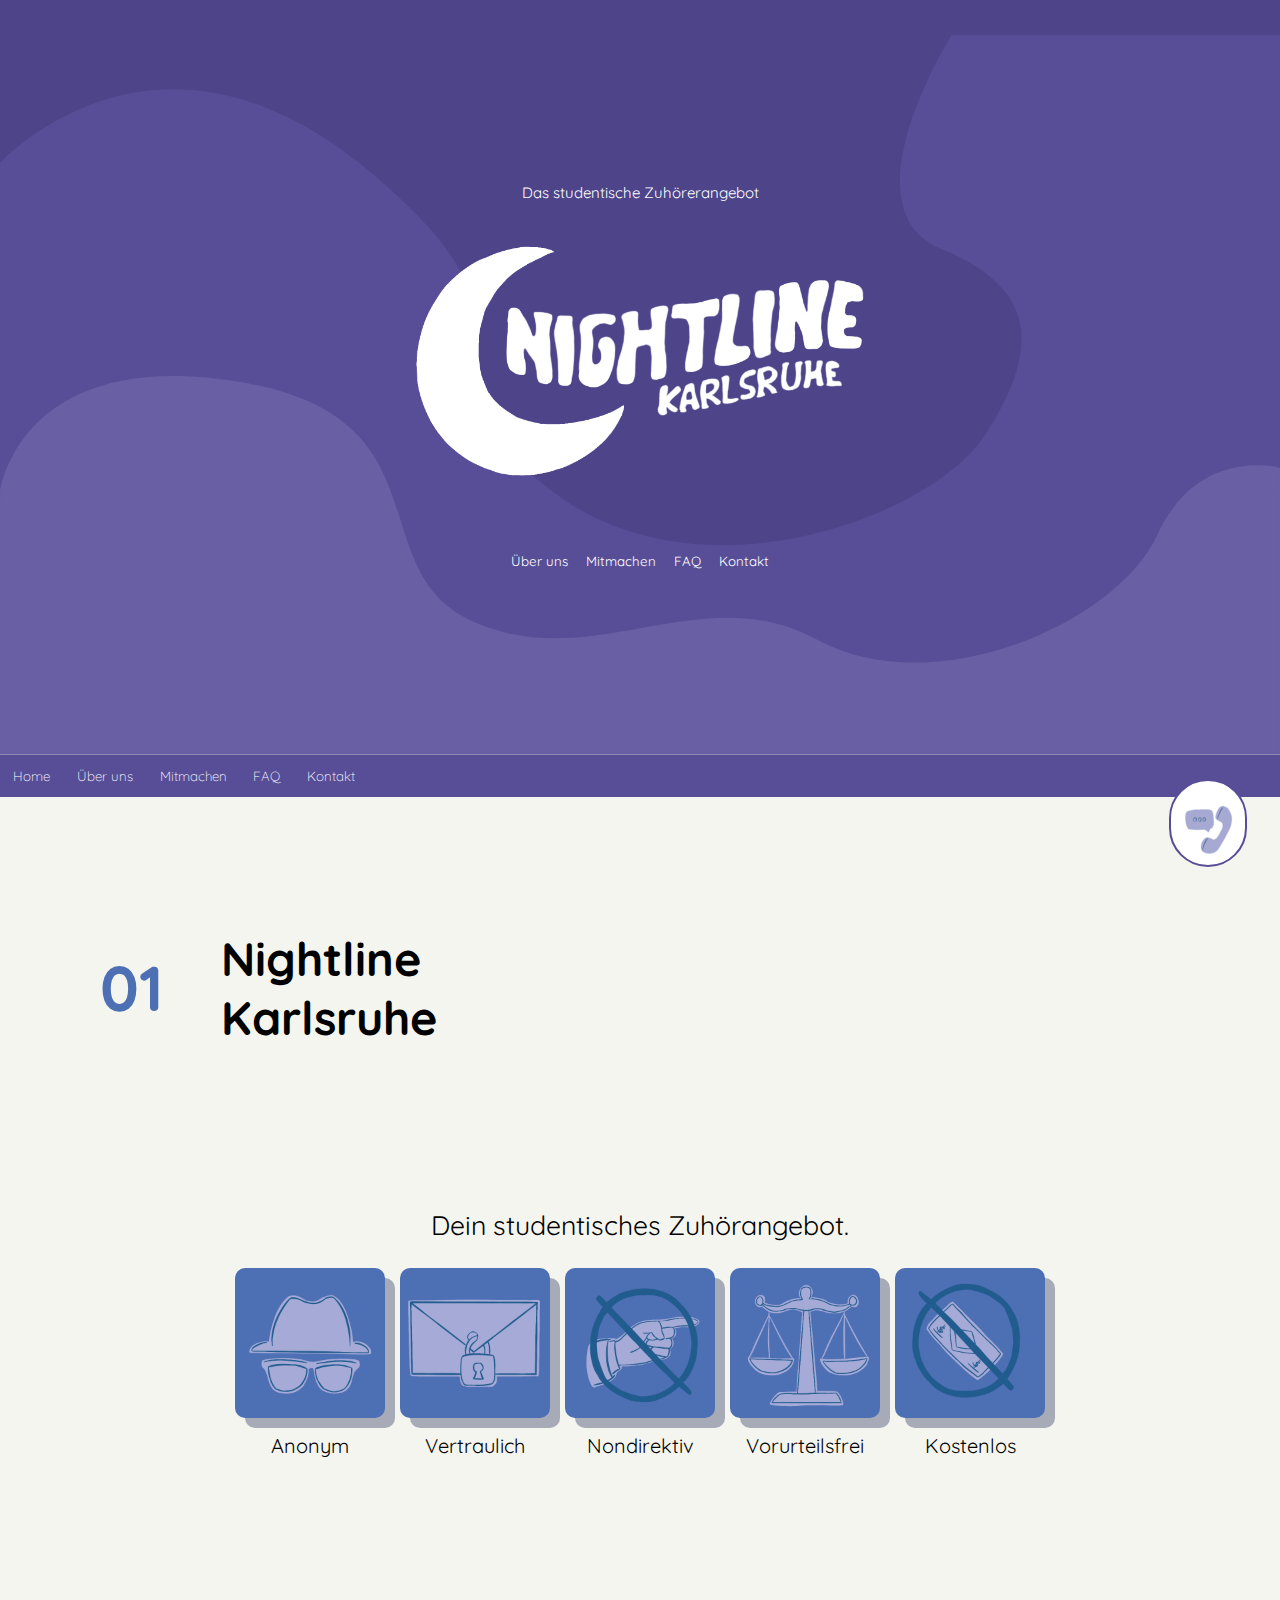
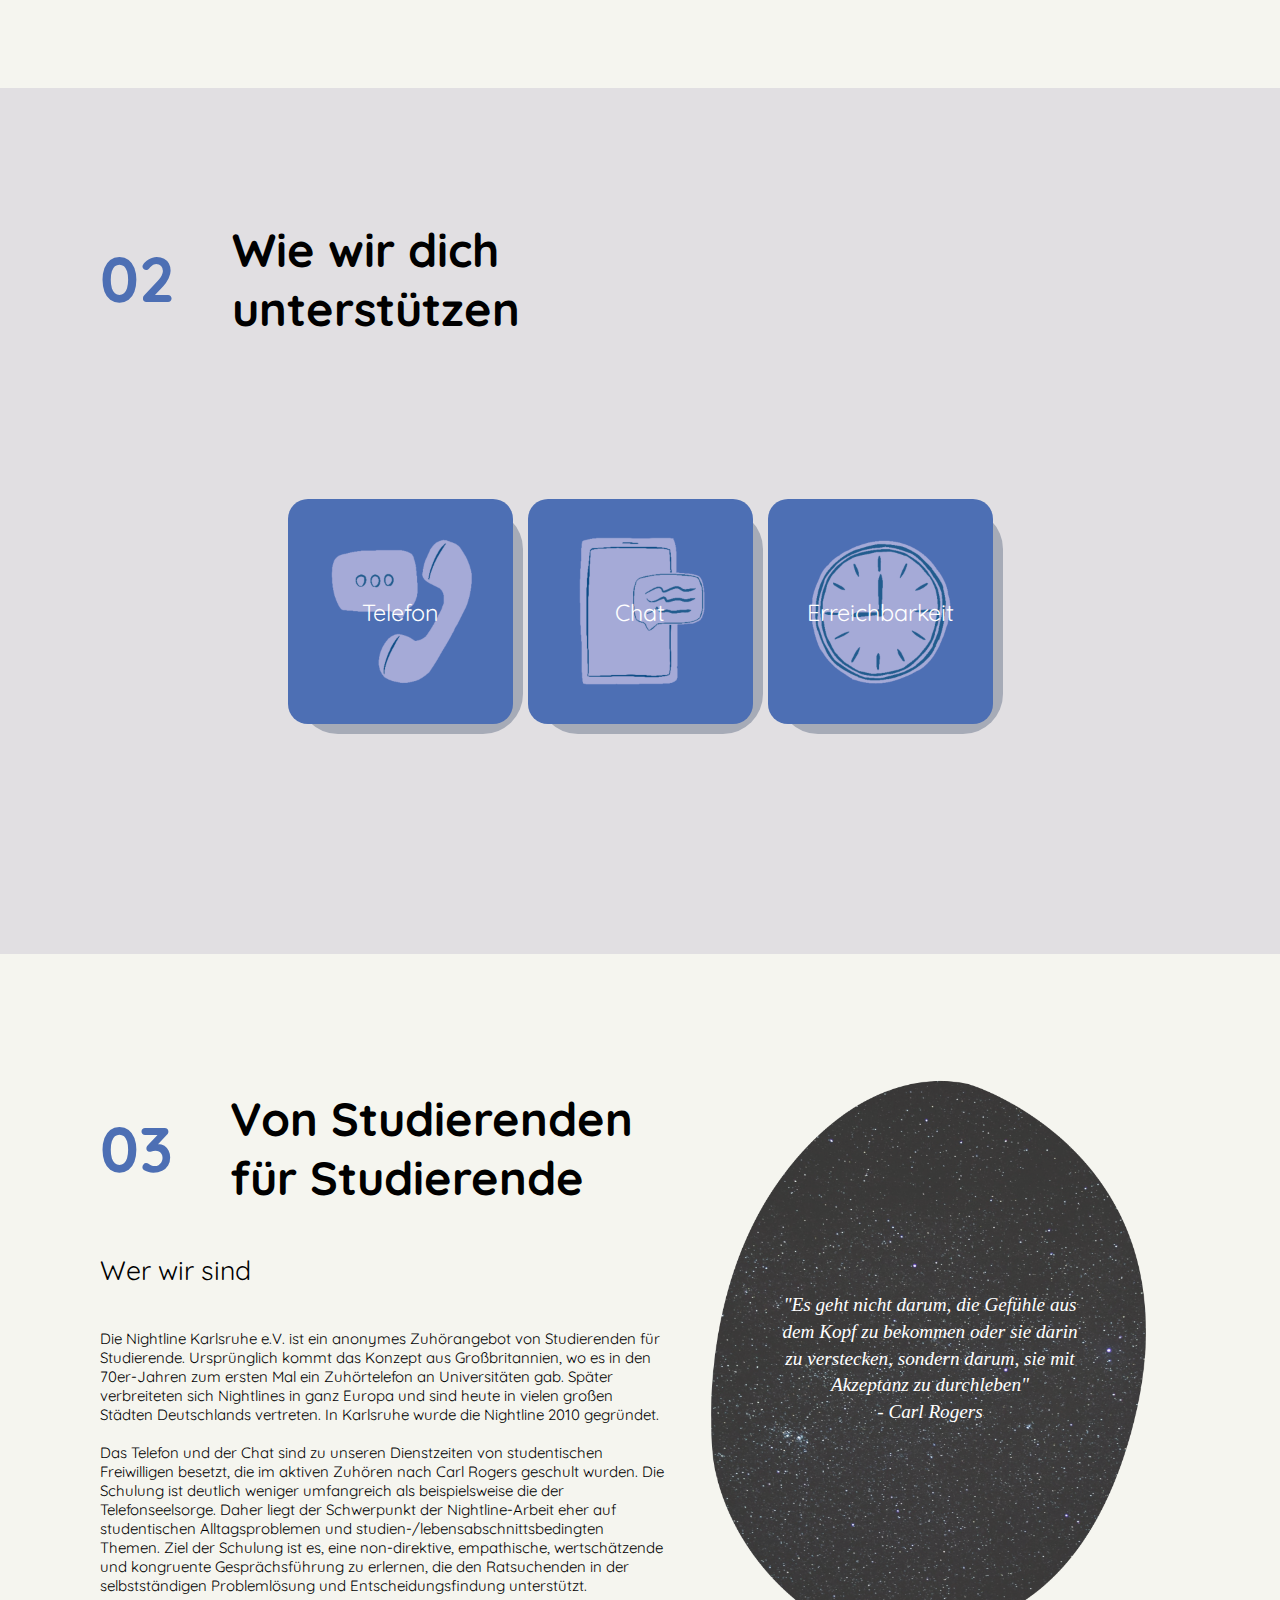
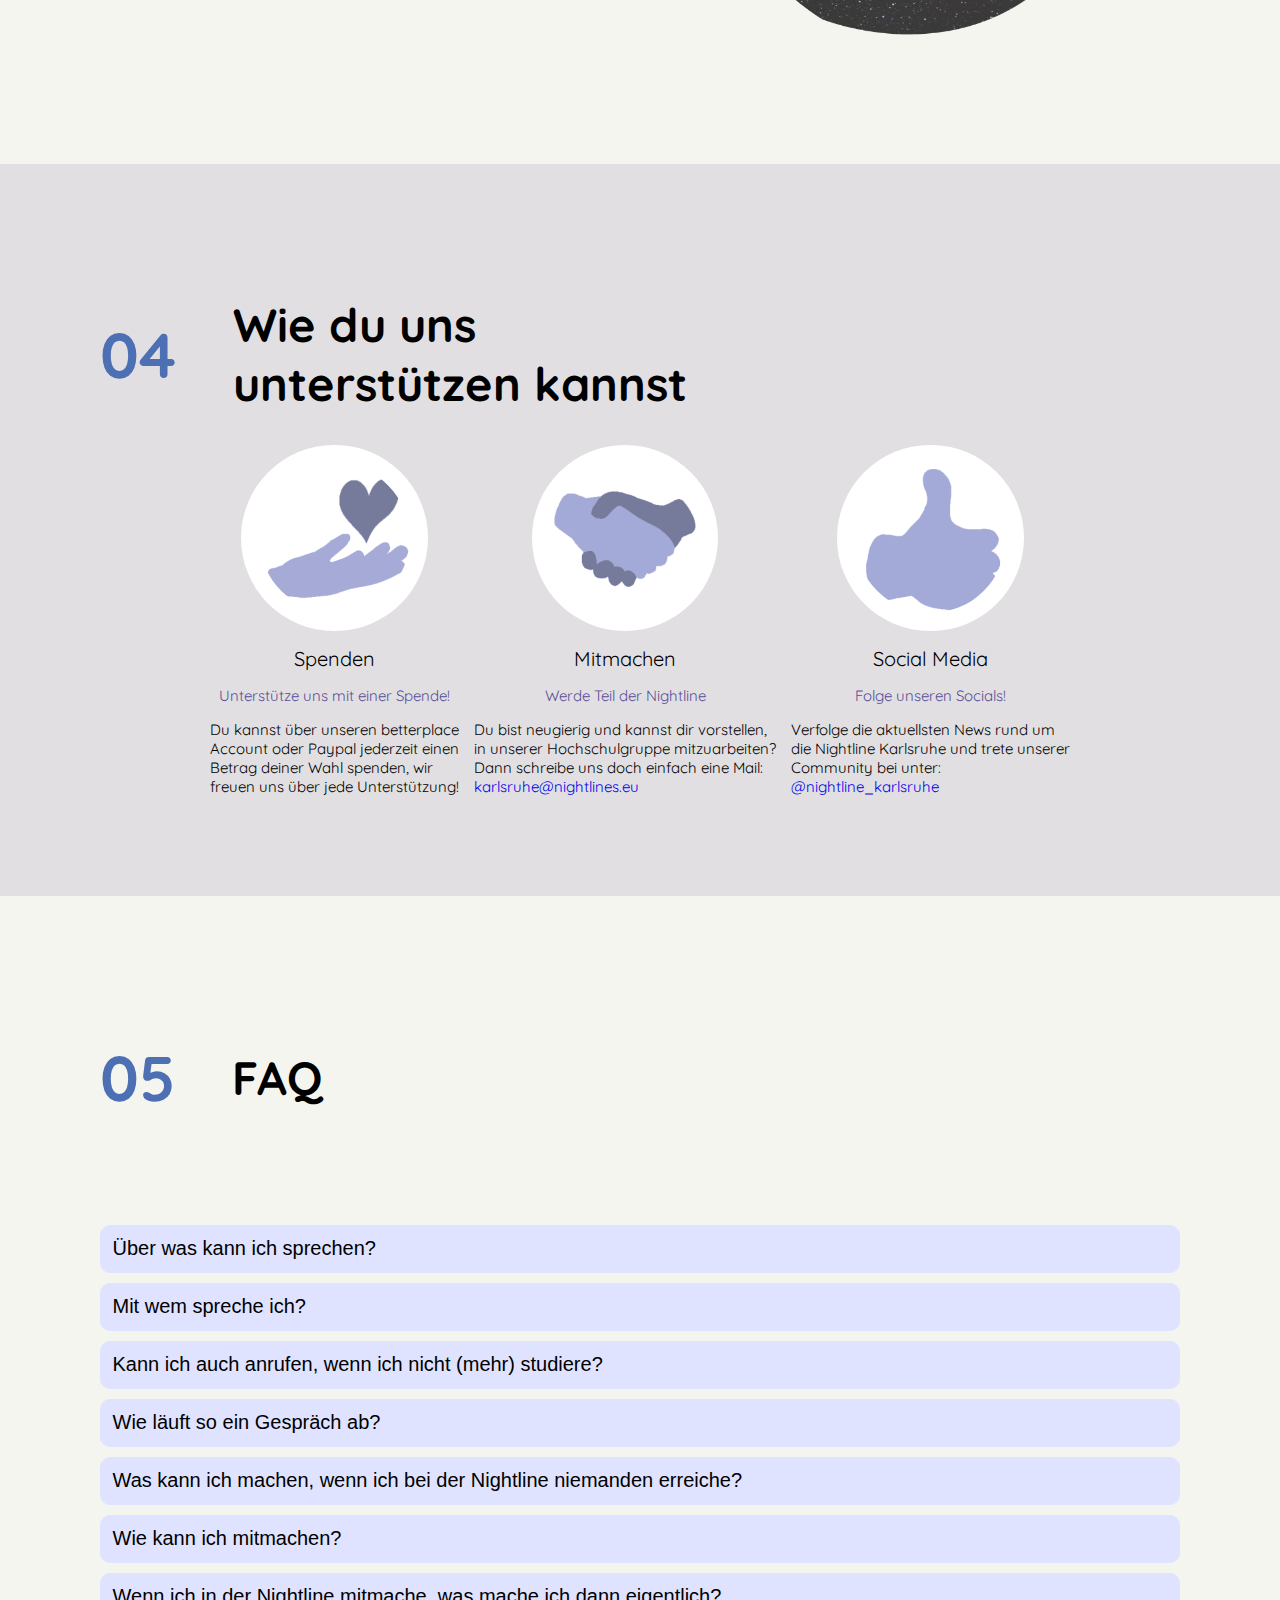
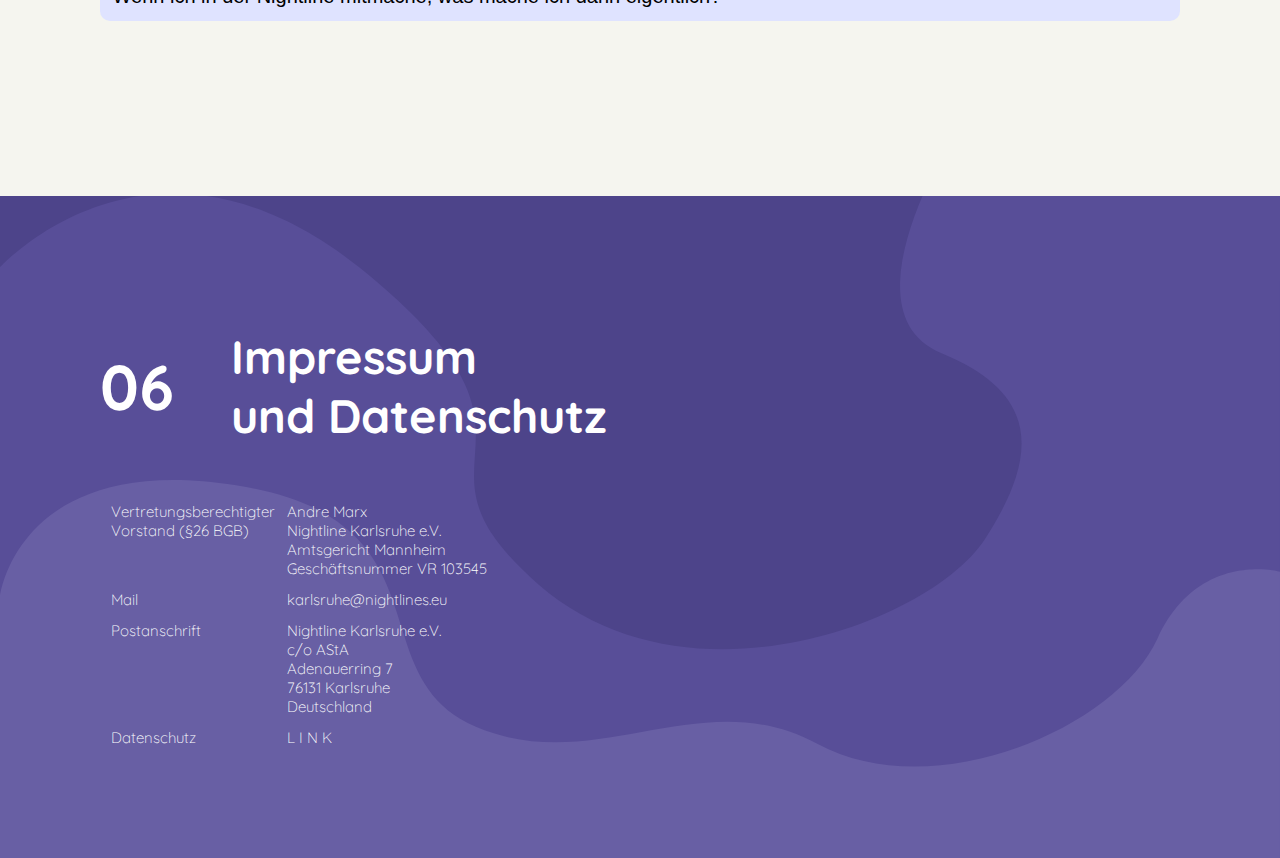
<file: index.html>
<!DOCTYPE html>
<html>
    <head>
        <title>Nightline Karlsruhe</title>
        <meta charset="utf-8">
        <meta name="viewport" content="width=device-width, initial-scale=1.0">
        <link rel="stylesheet" href="assets/css/index.css">
        <link href='https://fonts.googleapis.com/css?family=Quicksand' rel='stylesheet'>
    </head>
    <body style="font-family:Quicksand">
        <a name="home" id="home"><strong></strong></a>
        <div class="landing_page" id="landing_page">
            <div class="vert-main-flex-container">
                <div class="sponsor-flex-container">
                    <div class="sponsor-flex-item">Das studentische Zuhörerangebot</div>
                </div>
                <img src="assets/img/logo.png" class="logo" alt="Logo">
                <div class="nav-container">
                    <a class="nav-item" href="#about-us" id="about-us-id">Über uns</a>
                    <a class="nav-item" href="#support" id="support-id">Mitmachen</a>
                    <a class="nav-item" href="#qna" id="qna-id">FAQ</a>
                    <a class="nav-item" href="#contact" id="contact-id">Kontakt</a>
                </div>
            </div>
        </div>
        <div class="top-contact-bubble d-flex justify-content-center">
            <input type="checkbox" id="expend"/>
            <div class="expended-content">
                <a href="tel:072175406646">0721 75406646</a><br>
                <a href="https://nightline-karlsruhe.de/chat">Hier zum Chat</a>
            </div>
		<label for="expend">
			<img src="assets/img/phone_text_small.png" style='height: 100%; width: 100%; object-fit: contain' alt="Telephone">

		</label>
        </div>
        <div class="topnav d-flex justify-content-center">
            <a href="#home" id="home-top">Home</a>
            <a href="#about-us" id="about-us-top-id">Über uns</a>
            <a href="#support" id="support-top-id">Mitmachen</a>
            <a href="#qna" id="qna-top-id">FAQ</a>
            <a href="#contact" id="contact-top-id">Kontakt</a>
        </div>
        <div class="page-lightgrey">
            <div class="page-header">
                <h1 class="page-number">01</h1>
                <h1 class="page-heading">Nightline<br>Karlsruhe</h1>
            </div>
            <div class="vert-main-flex-container">
                <div class="about-us-caption">Dein studentisches Zuhörangebot.</div>
                <div class="vert-flex-item">
                    <div class="hori-flex-container">
                        <div class="vert-item-flex-container">
                            <img src="assets/img/detectice.png" class="item-image" alt="Detective">
                            <div class="item-caption">Anonym</div>
                        </div>
                        <div class="vert-item-flex-container">
                            <img src="assets/img/letter.png" class="item-image" alt="Letter">
                            <div class="item-caption">Vertraulich</div>
                        </div>
                        <div class="vert-item-flex-container">
                            <img src="assets/img/pointy.png" class="item-image" alt="Pointy">
                            <div class="item-caption">Nondirektiv</div>
                        </div>
                        <div class="vert-item-flex-container">
                            <img src="assets/img/scale.png" class="item-image" alt="Scale">
                            <div class="item-caption">Vorurteilsfrei</div>
                        </div>
                        <div class="vert-item-flex-container">
                            <img src="assets/img/money.png" class="item-image" alt="Money">
                            <div class="item-caption">Kostenlos</div>
                        </div>
                    </div>
                </div>
            </div>
        </div>
        <div class="page-grey">
            <div class="page-header">
                <h1 class="page-number">02</h1>
                <h1 class="page-heading">Wie wir dich<br>unterstützen</h1>
            </div>
            <div class="vert-main-flex-container">
                <div class="vert-flex-item">
                    <div class="hori-flex-container">
                        <div class="vert-item-flex-container-page-2">
                            <img src="assets/img/phone-text.png" class="item-image-page-2" alt="Telephone">
                            <div class="item-caption-page-2">Telefon</div>
                            <div class="item-caption-page-2-hover">Du kannst uns <b>anrufen</b>...</div>
                        </div>
                        <div class="vert-item-flex-container-page-2">
                            <img src="assets/img/handy-text.png" class="item-image-page-2" alt="Smartphone">
                            <div class="item-caption-page-2">Chat</div>
                            <div class="item-caption-page-2-hover">...oder mit uns <b>chatten</b>!</div>
                        </div>
                        <div class="vert-item-flex-container-page-2">
                            <img src="assets/img/clock.png" class="item-image-page-2" alt="Clock">
	            <div class="item-caption-page-2">Erreichbarkeit</div>
                            <div class="item-caption-page-2-hover"> Immer <b>Mittwochs und</b><br><b>Sonntags</b><br>von 21 bis 24 Uhr</div>
                        </div>
                    </div>
                </div>
            </div>
        </div>
        <a name="about-us" id="about-us"><strong></strong></a>
        <div class="page-lightgrey">
            <div class="hori-flex-container-about-us">
                <div class ="vert-text-flex-container-about-us">
                    <div class="page-header">
                        <h1 class="page-number">03</h1>
                        <h1 class="page-heading">Von Studierenden<br>für Studierende</h1>
                    </div>
                    <div class="about-us-caption">Wer wir sind</div>
                    <div class="about-us-text">
                        Die Nightline Karlsruhe e.V. ist ein anonymes Zuhörangebot von Studierenden für Studierende. Ursprünglich kommt das Konzept aus Großbritannien, wo es in den 70er-Jahren zum ersten Mal ein Zuhörtelefon an Universitäten gab. Später verbreiteten sich Nightlines in ganz Europa und sind heute in vielen großen Städten Deutschlands vertreten. In Karlsruhe wurde die Nightline 2010 gegründet.<br><br>Das Telefon und der Chat sind zu unseren Dienstzeiten von studentischen Freiwilligen besetzt, die im aktiven Zuhören nach Carl Rogers geschult wurden. Die Schulung ist deutlich weniger umfangreich als beispielsweise die der Telefonseelsorge. Daher liegt der Schwerpunkt der Nightline-Arbeit eher auf studentischen Alltagsproblemen und studien-/lebensabschnittsbedingten Themen. Ziel der Schulung ist es, eine non-direktive, empathische, wertschätzende und kongruente Gesprächsführung zu erlernen, die den Ratsuchenden in der selbstständigen Problemlösung und Entscheidungsfindung unterstützt.
                    </div>
                </div>
                <div class="vert-item-flex-container-about-us">
                    <img src="assets/img/night-sky.png" class="about-us-image" alt="Night">
                    <div class="about-us-quote">"Es geht nicht darum, die Gefühle aus<br>dem Kopf zu bekommen oder sie darin<br>zu verstecken, sondern darum, sie mit<br>Akzeptanz zu durchleben"<br>- Carl Rogers</div>
                </div>
            </div>
        </div>
        <a name="support" id="support"><strong></strong></a>
        <div class="page-grey">
            <div class="page-header">
                <h1 class="page-number">04</h1>
                <h1 class="page-heading">Wie du uns<br>unterstützen kannst</h1>
            </div>
            <div class="vert-flex-item">
                <div class="hori-flex-container">
                    <div class="vert-item-flex-container">
                        <img src="assets/img/hand-heart.png" class="item-image-page-4" alt="HandWithHeart">
                        <div class="item-caption">Spenden</div>
                        <div class="item-subcaption">Unterstütze uns mit einer Spende!</div>
                        <div class="item-text">Du kannst über unseren betterplace<br>Account oder Paypal jederzeit einen<br>Betrag deiner Wahl spenden, wir<br>freuen uns über jede Unterstützung!</div>
                    </div>
                    <div class="vert-item-flex-container">
                        <img src="assets/img/handshake.png" class="item-image-page-4" alt="Handshake">
                        <div class="item-caption">Mitmachen</div>
                        <div class="item-subcaption">Werde Teil der Nightline</div>
                        <div class="item-text">Du bist neugierig und kannst dir vorstellen,<br>in unserer Hochschulgruppe mitzuarbeiten?<br>Dann schreibe uns doch einfach eine Mail:<br><a href="mailto:karlsruhe@nightlines.eu">karlsruhe@nightlines.eu</a></div>
                    </div>
                    <div class="vert-item-flex-container">
                        <img src="assets/img/thumbs-up.png" class="item-image-page-4" alt="ThumbsUp">
                        <div class="item-caption">Social Media</div>
                        <div class="item-subcaption">Folge unseren Socials!</div>
                        <div class="item-text">Verfolge die aktuellsten News rund um<br>die Nightline Karlsruhe und trete unserer<br>Community bei unter:<br><a href="https://www.instagram.com/nightline_karlsruhe/?hl=de">@nightline_karlsruhe</a></div>
                    </div>
                </div>
            </div>
        </div>
        <a name="qna" id="qna"><strong></strong></a>
        <div class="page-lightgrey">
            <div class="page-header">
                <h1 class="page-number">05</h1>
                <h1 class="page-heading">FAQ</h1>
            </div>
            <div class="vert-main-container-page-6">
                <button class="accordion">Über was kann ich sprechen?</button>
                <div class="panel">
                    <p>Du kannst mit uns über alles sprechen, was Dir gerade auf dem Herzen liegt. Das können sowohl Erfolgserlebnisse als auch Tiefpunkte Deines Lebens sein, Beziehungsstress, Probleme mit Deinen Freunden, Gefühlsleere, familiäre Probleme oder einfach jede mögliche Situation, die dich gerade beschäftigt. Egal ob Studium, persönliche Beziehungen, seelische Gesundheit. Wir sind da, um Dir zuzuhören.</p>
                </div>

                <button class="accordion">Mit wem spreche ich?</button>
                <div class="panel">
                    <p>Wir sind Studierende aus Karlsruhe, aus unterschiedlichen Hochschulen und Studiengängen. Was uns verbindet, ist unser Bestreben danach, Menschen wie Dir zu helfen, indem wir Dir zuhören.</p>
                </div>

                <button class="accordion">Kann ich auch anrufen, wenn ich nicht (mehr) studiere?</button>
                <div class="panel">
                    <p>Auch wenn wir unter dem Motto “von, für und durch Studierende” arbeiten, kannst du natürlich trotzdem anrufen, wenn Du nicht studierst. Wir haben ein offenes Ohr für alle.</p>
                </div>

                <button class="accordion">Wie läuft so ein Gespräch ab?</button>
                <div class="panel">
                    <p>Du bestimmst, wo es lang geht. Du erzählst nur das, womit Du Dich wohlfühlst. Wir können Dir Fragen stellen, wenn Dir das hilft, können Dir aber auch einfach zuhören, wenn Dir das gerade lieber ist. Unsere Gespräche können in viele verschiedene Richtungen gehen, das liegt ganz an Dir! Allgemein achten wir natürlich immer darauf, dass unsere Grundsätze eingehalten werden: Alles bleibt anonym, sowohl Du, als auch die Person, mit der Du redest. Alles ist vertraulich, das heißt, wir von der Nightline unterliegen der Verschwiegenheit und erzählen nichts von dem weiter, was Du uns erzählst; Wir sind vorurteilsfrei - du kannst alles sagen, was Dir durch den Kopf geht, ohne Angst davor zu haben, dafür kritisiert zu werden.</p>
                </div>

                <button class="accordion">Was kann ich machen, wenn ich bei der Nightline niemanden erreiche?</button>
                <div class="panel">
                    <p>Wenn wir gerade Dienst haben (Mittwochs und Sonntags), dann kann es sein, dass ein Gespräch nicht angenommen werden kann, weil wir schon in Gesprächen mit jemand anderem sind. Das macht aber nichts, versuche es einfach nach einer Viertelstunde noch einmal, vielleicht ist in der Zwischenzeit ein Gespräch zu Ende gegangen. Wenn wir gerade keinen Dienst haben, kannst Du Dich an andere Nightlines oder andere Telefonangebote wenden.</p>
                </div>

                <button class="accordion">Wie kann ich mitmachen?</button>
                <div class="panel">
                    <p>Das ist relativ einfach: Du schreibst uns einfach. Wir sind zu erreichen entweder per e-Mail: <a href="mailto:karlsruhe@nightlines.eu" style="color: blue;">karlsruhe@nightlines.eu</a> oder über unsere Instagramseite @nightline_karlsruhe. Dann wird es ein Interessentengespräch geben, darin kannst Du alle Fragen stellen, die Du hast und wir erzählen Dir, was genau Dich erwartet, wenn Du mitmachen willst. Und zuletzt gibt es dann die kostenlose Schulung, wo Du auf Deine Telefonate vorbereitet wirst.</p>
                </div>

                <button class="accordion">Wenn ich in der Nightline mitmache, was mache ich dann eigentlich?</button>
                <div class="panel">
                    <p>Unsere wichtigste Aufgabe sind natürlich die Telefon- und Chatdienste. Dafür gibt es einmal pro Semester eine Schulung, an der Du teilnehmen kannst. Trotzdem kannst Du auch bei uns mitmachen, wenn gerade keine Schulung stattfindet. Andere Aufgaben, die es bei uns gibt, sind zum Beispiel die Öffentlichkeitsarbeit, damit mehr Menschen mitbekommen, dass es uns gibt, die Technikgruppe, die dafür sorgt, dass wir überhaupt Telefon- und Chatdienste machen können. Außerdem gibt es mindestens einmal pro Monat social events, gemeinsame Mensagänge und viele andere Möglichkeiten, neue Menschen zu treffen und Freundschaften zu schließen.</p>
                </div>
            </div>
        </div>
        <a name="contact" id="contact"><strong></strong></a>
        <div class="page-purple">
            <div class="hori-flex-container-impressum">
                <div class ="vert-flex-container-impressum">
                    <div class="page-header">
                        <h1 class="page-number-impressum">06</h1>
                        <h1 class="page-heading-impressum">Impressum<br>und Datenschutz</h1>
                    </div>
                    <div class="impressum-table">
                        <table>
                            <tr>
                                <td>Vertretungsberechtigter<br>Vorstand &#40;§26 BGB&#41;</td>
                                <td>Andre Marx<br>Nightline Karlsruhe e.V.<br>Amtsgericht Mannheim<br>Geschäftsnummer VR 103545</td>
                            </tr>
                            <tr>
                                <td>Mail</td>
                                <td><a href="mailto:karlsruhe@nightlines.eu" style="color: white;">karlsruhe@nightlines.eu</a></td>
                            </tr>
                            <tr>
                                <td>Postanschrift</td>
                                <td>Nightline Karlsruhe e.V.<br>c/o AStA<br>Adenauerring 7<br>76131 Karlsruhe<br>Deutschland</td>
                            </tr>
                            <tr>
                                <td>Datenschutz</td>
                                <td>L I N K</td>
                            </tr>
                        </table>
                    </div>
                </div>
                <div class="vert-item-flex-container-impressum">
                </div>
            </div>
    </div>
    </body>
    <script>
	//================Make your changes here===============
	    
	const telefoneMannedToday = true; 	// Choose if the telefone is manned (true) or not (false)
	const dutyDays = [0,3];			// Choose the days of duty. Sunday - Saturday : 0 - 6
	const beginDutyHour = 21;	  	// Choose the beginning hour. Hours: 0 - 23
	const endDutyHour = 0;			// And here the end hour.

	//=====================================================
        var acc = document.getElementsByClassName("accordion");
        var i;

        for (i = 0; i < acc.length; i++) {
            acc[i].addEventListener("click", function() {
                /* Toggle between adding and removing the "active" class,
                to highlight the button that controls the panel */
                this.classList.toggle("active");

                /* Toggle between hiding and showing the active panel */
                var panel = this.nextElementSibling;
                if (panel.style.display === "block") {
                panel.style.display = "none";
                } else {
                panel.style.display = "block";
                }
            });
        }

        document.querySelectorAll('a[href^="#"]').forEach(anchor => {
            anchor.addEventListener('click', function (e) {
                e.preventDefault();

                document.querySelector(this.getAttribute('href')).scrollIntoView({
                    behavior: 'smooth'
                });
            });
        });

        function checkTimeFrame() {
            const now = new Date();
            const day = now.getDay(); // Sunday - Saturday : 0 - 6
            const hour = now.getHours(); // hours: 0 - 23
            const landingPageDiv = document.getElementById('landing_page');

            // Wednesday 9pm - 0am, Sunday 9pm - 0am
            if (itsDutyTime() && telefoneMannedToday) {
                landingPageDiv.classList.remove('landing_page');
                landingPageDiv.classList.add('landing_page_on_duty');
            } else {
                landingPageDiv.classList.remove('landing_page_on_duty');
                landingPageDiv.classList.add('landing_page');
            }
        }

	function itsDutyTime() {
		if(hour < beginDutyHour && hour >= endDutyHour) {
			return false;
		}
		for (i = 0; i < dutyDays.lenght; i++) {
			if(day == dutyDays[i]) {
				return true;
			}
			
		}
		return false;
	}

        // Check every minute (60000 milliseconds)
        setInterval(checkTimeFrame, 60000);

        // Initial check when the page loads
        checkTimeFrame();
    </script>
</html>
</file>
<file: assets/css/index.css>
@font-face {
    font-family: 'trebuchet_ms_regular';
    src: url('assets/fonts/trebuchet_ms_regular.ttf') format("truetype");
}

body {
    padding:0;
    margin:0;
    border-collapse: collpase;
    font-family: trebuchet_ms_regular;
    font-size: calc(15px + 0.390625vw);
}

a {
    text-decoration: none !important;
}
  

.landing_page {
    width: 100vw;
    min-height: 30vh;
    max-height: auto;
    background-image: url(/assets/img/front-layer.svg), url(/assets/img/middle-layer.svg), linear-gradient(to right, #4D448A, #4D448A);
    background-repeat: no-repeat, no-repeat, no-repeat;
    background-size: 100% auto, 100% auto, 100% auto;
    background-position: bottom, bottom, bottom;
    box-sizing: border-box;
    padding: 4.167vw 4.167vw 4.167vw 4.167vw;
}

.landing_page_on_duty {
    width: 100vw;
    min-height: 30vh;
    max-height: auto;
    background-image: url(/assets/img/stars.svg), url(/assets/img/front-layer.svg), url(/assets/img/middle-layer.svg), linear-gradient(to right, #4D448A, #4D448A);
    background-repeat: no-repeat, no-repeat, no-repeat;
    background-size: 100% auto, 100% auto, 100% auto;
    background-position: bottom, bottom, bottom;
    box-sizing: border-box;
    padding: 4.167vw 4.167vw 4.167vw 4.167vw;
}

.page-lightgrey {
    width: 100vw;
    min-height: 50vh;
    height: auto;
    background: #F5F5EF;
    box-sizing: border-box;
    padding: 5em 5em 5em 5em;
}

.page-grey {
    width: 100vw;
    min-height: 50vh;
    height: auto;
    background: #e1dfe2;
    box-sizing: border-box;
    padding: 5em 5em 5em 5em;
}

.page-purple {
    width: 100vw;
    height: auto;
    background-image: url(/assets/img/front-layer.svg), url(/assets/img/middle-layer.svg), linear-gradient(to right, #4D448A, #4D448A);
    background-repeat: no-repeat, no-repeat, no-repeat;
    background-size: 100% auto, 100% auto, cover;
    background-position: bottom, bottom, bottom;
    box-sizing: border-box;
    padding: 5em 5em 5em 5em;
}

.page-header {
    display: flex;
    flex-direction: row;
    align-items: center;
    gap: 22.5px;
}

.page-number {
    color: #4D6FB4;
    font-size: max(25px, 4.948vw);
    padding: 0 2.704vw 0 0;
}

.page-number-impressum {
    color: white;
    font-size: max(25px, 4.948vw);
    padding: 0 2.704vw 0 0;
}

.page-heading {
    color: black;
    font-size: max(20px, 3.646vw);
}

.page-heading-impressum {
    color: white;
    font-size: max(20px, 3.646vw);
}

.sponsor-flex-container {
    display: flex;
    justify-content: center;
    flex-direction: row;
    flex-wrap: wrap;
    gap: 5px;
}

.sponsor-flex-item {
    color: white;
    font-size: max(15px, 1.042vw);
    padding: 0 0 max(20px, 2.083vw) 0;
}

.sponsor-flex-icon {
    height: 20px;
    width: auto;
    color: white;
}

.logo {
    height: auto;
    width: 40%;
}

.nav-container {
    top: 0;
    padding: 4.167vw 0 0 0;
}

.nav-item {
    color: white;
    padding: 0 0.521vw 0 0.521vw;
    font-size: max(12px, 1.042vw);
}

.top-contact-bubble {
    height: 5em;
    padding: 1em;
    overflow: hidden;
    background-color: white;
    border: solid 2px #584E98;
    border-radius: 5em;
    position: fixed;
    bottom: max(10px, 2.604vw);
    right: max(10px, 2.604vw);
    z-index: 2;
    font-size: max(12px, 0.781vw);
}

.top-contact-bubble > * {
    float: left;
    color: #584E98;
    text-align: center;
}

#expend {
    display:none;  
  }
  
  #expend + .expended-content {
    max-width:0px;
    max-height:0px;
    overflow:hidden;
    transition:all 1s ease;
  }
  
  #expend:checked + .expended-content {
    max-width: max(110px, 29.333vw);
    max-height:250px;
    padding: 1em 5px 0 0;
  }
  
  label {
    text-decoration:underline;
    cursor:pointer;
    padding-top: 1em;
  }
  
  label:hover {
    text-decoration:none;  
  }

.topnav {
    overflow: hidden;
    background-color: #584E98;
    position: sticky;
    z-index: 1;
    top: 0;
}

.topnav a {
    float: left;
    color: white;
    text-align: center;
    padding: max(5px, 1.042vw) max(6px, 1.042vw);
    font-size: max(12px, 1.042vw);
    font-weight: 50;
}

.topnav a:hover {
    color: #F5F5EF;
}

.vert-main-flex-container {
    display: flex;
    justify-content: center;
    align-items: center;
    flex-direction: column;
    flex-wrap: wrap;
}

.vert-text-flex-container-about-us {
    display: flex;
    justify-content: center;
    align-items: left;
    flex-direction: column;
    flex-wrap: wrap;
    flex: 1.2 1 0;
    padding: 0 0 65px 0;
    gap: 15px;
}

.vert-flex-container-impressum {
    display: flex;
    justify-content: center;
    align-items: left;
    flex-direction: column;
    flex-wrap: wrap;
    flex: 1.2 1 0;
    gap: 15px;
}

.vert-main-container-page-6 {
    justify-content: center;
    padding: 65px 0 65px 0;
    gap: 15px;
}

.vert-flex-item {
    color: black;
}

.hori-flex-container {
    display: flex;
    justify-content: center;
    align-items: top;
    flex-direction: row;
    flex-wrap: wrap;
    gap: 15px;
}

.hori-flex-container-about-us {
    display: flex;
    justify-content: center;
    align-items: top;
    flex-direction: row;
    flex-wrap: wrap;
    gap: 15px;
}

.hori-flex-container-impressum {
    display: flex;
    justify-content: center;
    align-items: top;
    flex-direction: row;
    flex-wrap: wrap;
    gap: 15px;
}

.vert-item-flex-container {
    display: flex;
    justify-content: center;
    align-items: center;
    flex-direction: column;
    flex-wrap: wrap;
    gap: 15px;
}

.vert-item-flex-container-page-2 {
    display: flex;
    justify-content: center;
    align-items: center;
    flex-direction: column;
    flex-wrap: wrap;
    position: relative;
    gap: 15px;
    border-radius: 40px;
    box-shadow: 10px 10px 0px #a6abb7;
}

.vert-item-flex-container-about-us {
    display: flex;
    flex: 1 0 0;
    justify-content: center;
    align-items: center;
    flex-direction: column;
    flex-wrap: wrap;
    position: relative;
}

.vert-item-flex-container-impressum {
    display: flex;
    flex: 1 0 0;
}

.vert-item-flex-container-page-2:hover .item-image-page-2 {
    filter: blur(10px);
}

.vert-item-flex-container-page-2:hover .item-caption-page-2 {
    display: none !important;
}

.vert-item-flex-container-page-2:hover .item-caption-page-2-hover {
    display: block;
}

.item-image {
    width: max(100px, 11.719vw);
    height: auto;
    background-color:#4D6FB4;
    border-radius: 10px;
    box-shadow: 10px 10px 0px #a6abb7;
}

.item-image-page-2 {
    width: max(100px, 11.719vw);
    height: auto;
    padding: 37.5px;
    background-color:#4D6FB4;
    border-radius: 20px;
    transition: 50ms filter ease-out 30ms
}

.item-image-page-4 {
    width: max(100px, 11.719vw);
    height: auto;
    padding: 18.25px;
    background-color: white;
    border-radius: 50%;
}

.item-caption {
    color: black;
    font-size: max(18px, 1.563vw);
    text-align: center;
}

.item-subcaption {
    overflow-wrap: break-word;
    color: #584E98;
    font-size: max(15px, 1.042vw);
    text-align: center;
}

.item-text {
    overflow-wrap: break-word;
    color: black;
    font-size: max(15px, 0.781vw);
    text-align: left;
}

.item-caption-page-2 {
    display: block;
    color: white;
    font-size: max(20px, 1.823vw);
    text-align: center;
    position: absolute;
    top: 50%;
    left: 50%;
    transform: translate(-50%, -50%);
}

.item-caption-page-2-hover {
    display: none;
    color: white;
    font-size: max(18px, 1.563vw);
    text-align: center;
    position: absolute;
    top: 50%;
    left: 50%;
    transform: translate(-50%, -50%);
}

.about-us-caption {
    color: black;
    font-size: max(20px, 2.083vw);
    padding: 0 0 max(20px, 2.083vw) 0;
}

.about-us-text {
    overflow-wrap: break-word;
    color: black;
    font-size: max(15px, 1.042vw);
}

.about-us-image {
    width: max(25em, 31.25vw);
    height: auto;
}

.impressum-image {
    width: 70%;
    height: auto;
}

.about-us-quote {
    display: block;
    color: white;
    font-family:'Times New Roman', Times, serif;
    font-style: italic;
    font-variant: normal;
    font-weight: 50;
    line-height: 140%;
    font-size: max(18px, 1.5vw);
    text-align: center;
    position: absolute;
}

.impressum-table > table {
    color: white;
    font-size: max(15px, 1.042vw);
    font-weight: 50;
    border-spacing: 10px;
}

td {
    vertical-align: top;
}

/* Style the buttons that are used to open and close the accordion panel */
.accordion {
    background-color: #DFE3FF;
    color: black;
    font-size: max(15px, 1.563vw);
    border-radius: 10px;
    cursor: pointer;
    padding: 12.5px;
    width: 100%;
    text-align: left;
    border: none;
    outline: none;
    transition: 0.8s;
    margin-bottom: 10px;
}
  
/* Add a background color to the button if it is clicked on (add the .active class with JS), and when you move the mouse over it (hover) */
.active, .accordion:hover {
    background-color: #A3AAD7;
}
  
/* Style the accordion panel. Note: hidden by default */
.panel {
    padding: 12.5px;
    background-color: white;
    color: black;
    font-size: max(15px, 1.563vw);
    border-radius: 15px;
    display: none;
    overflow: hidden;
    margin-bottom: 20px;
}


/*
Condition to apply styles only at a certain width
*/
@media only screen and (min-width: 770px) {
    .vert-main-flex-container {
        padding: 130px 0 130px 0;
    }
}
</file>
